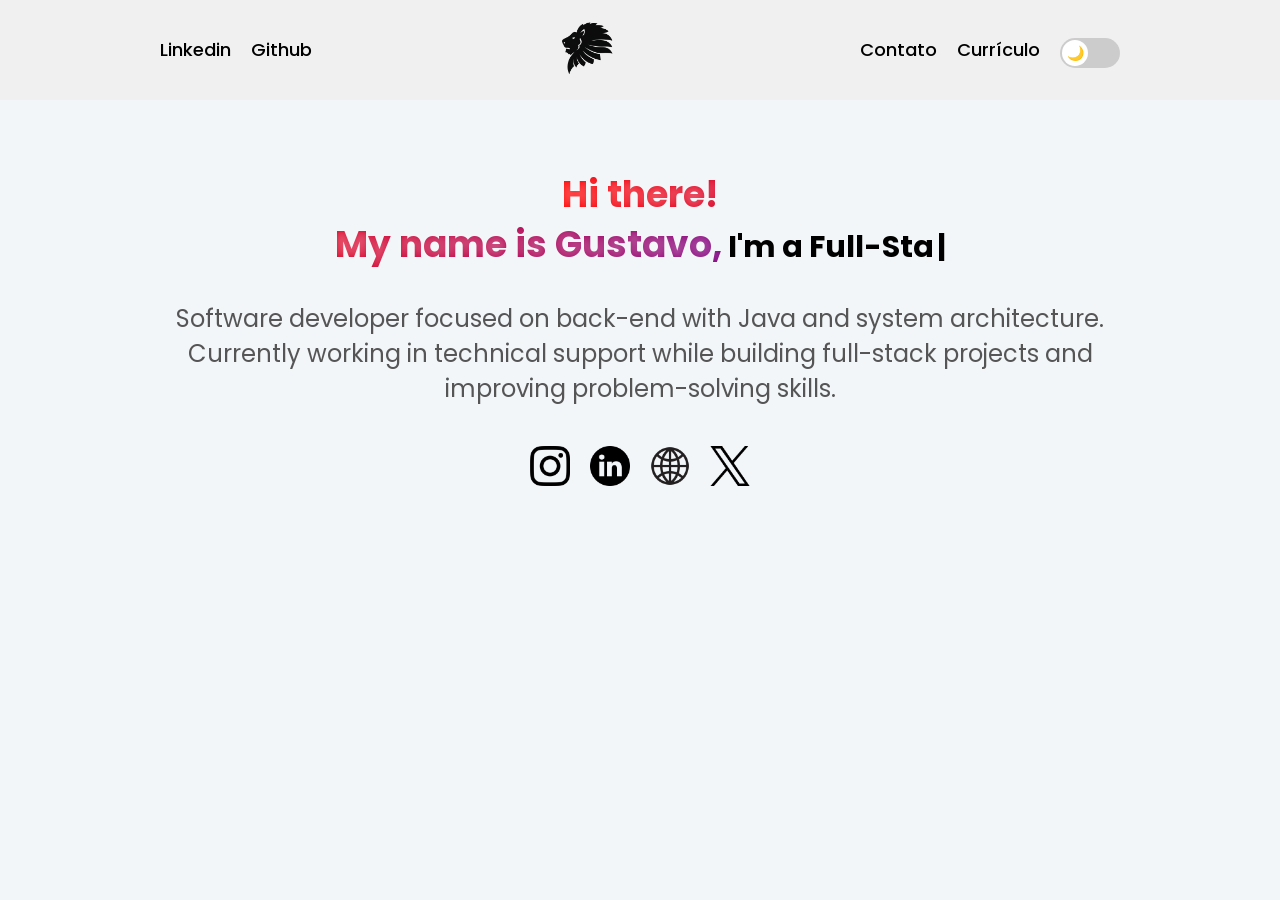
<file: index.html>
<!DOCTYPE html>
<html lang="pt-BR">
<head>
  <meta charset="UTF-8" />
  <meta name="viewport" content="width=device-width, initial-scale=1.0"/>
  <meta name="description" content="Portfólio de Gustavo Cruz - Desenvolvedor Full-Stack com Angular e Java"/>
  <title>Gustavo Cruz</title>
  <link rel="stylesheet" href="style.css" />
  <link rel="icon" href="img/g.png" type="image/png">
  <link href="https://fonts.googleapis.com/css2?family=Poppins:wght@400;500;600&display=swap" rel="stylesheet">
</head>
<body>
  <header>
    <nav class="cabecario">
      <div class="left-links">
        <a href="https://www.linkedin.com/in/gustavho/" target="_blank">Linkedin</a>
        <a href="https://github.com/1ustavo" target="_blank">Github</a>
      </div>
      <img src="img/logo-light.png" alt="Logo Gustavo" class="logo-g" id="logo">
      <div class="right-links">
        <a href="#">Contato</a>
        <a href="https://drive.google.com/file/d/1d25zmQjEG9U2wvyVxOC1rwV_5G18xh_c/view?usp=sharing" target="_blank">Currículo</a>
        <label class="theme-switch" aria-label="Alternar tema">
            <input type="checkbox" id="toggle-theme" />
            <span class="slider"></span>
        </label>
      </div>
    </nav>
  </header>
 <!-- 1ustavo passou aqui -->
  <main class="info">
    <h1 class="info-mov">
      <span class="rgb-text">Hi there!<br> My name is Gustavo,</span> I'm <span class="typed-text"></span><span class="cursor">|</span>
    </h1>
    <p class="info-resume">
      Software developer focused on back-end with Java and system architecture. Currently working in technical support while building full-stack projects and improving problem-solving skills.
    </p>
    <div class="elementos">
      <a href="https://www.instagram.com/1ustavo/" target="_blank"><img src="img/instagram.png" alt="Instagram"></a>
      <a href="https://www.linkedin.com/in/1ustavo/" target="_blank"><img src="img/linkedin.png" alt="Linkedin"></a>
      <a href="#"><img src="img/social.png" alt="Outro link social"></a>
      <a href="#" target="_blank"><img src="img/twitter.png" alt="Twitter"></a>
    </div>
  </main>

  <script src="script.js" defer></script>
</body>
</html>
</file>
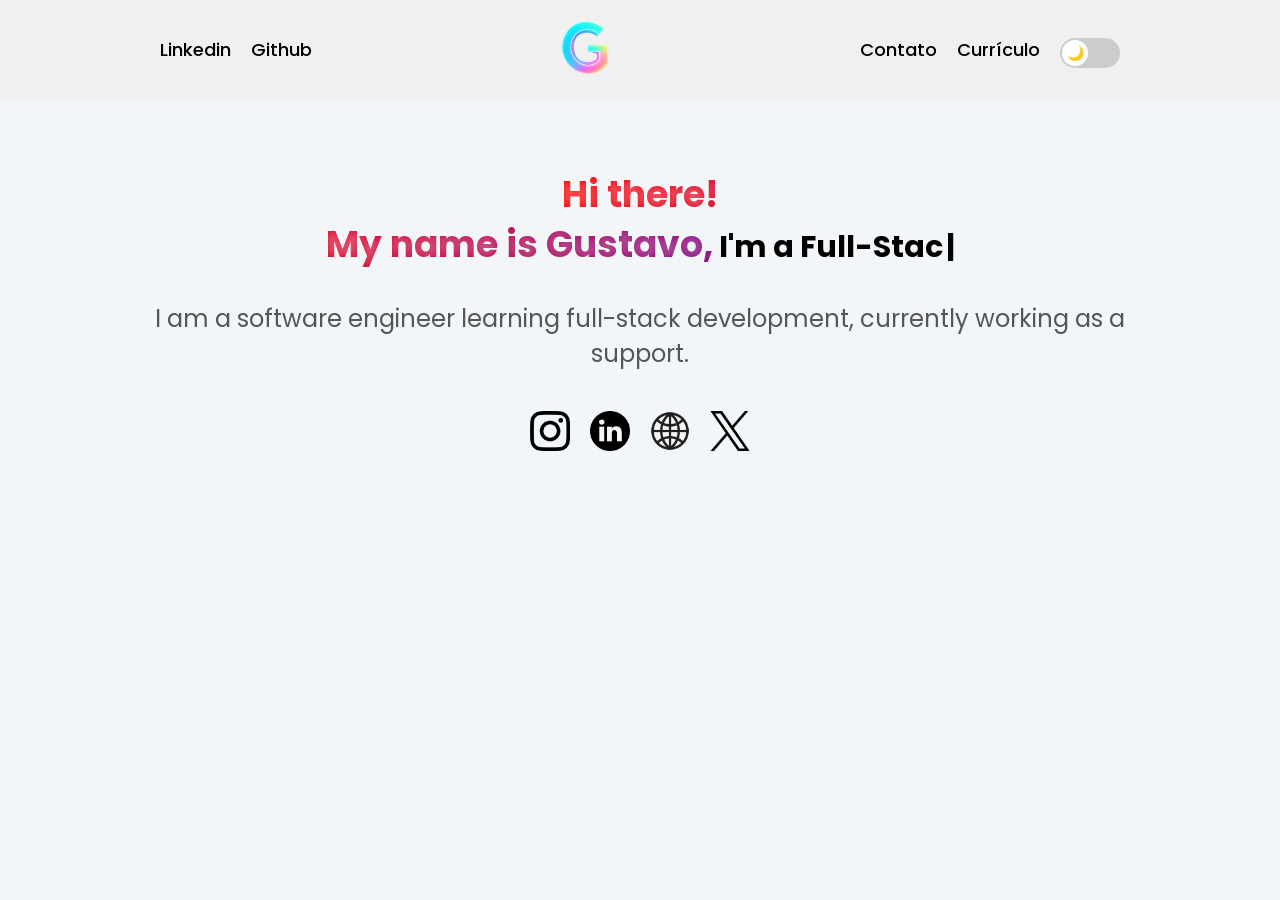
<file: gustavocruz.html>
<!DOCTYPE html>
<html lang="pt-BR">
<head>
  <meta charset="UTF-8" />
  <meta name="viewport" content="width=device-width, initial-scale=1.0"/>
  <meta name="description" content="Portfólio de Gustavo Cruz - Desenvolvedor Full-Stack com Angular e Java"/>
  <title>Gustavo Cruz</title>
  <link rel="stylesheet" href="style.css" />
  <link rel="icon" href="img/g.png" type="image/png">
  <link href="https://fonts.googleapis.com/css2?family=Poppins:wght@400;500;600&display=swap" rel="stylesheet">
</head>
<body>
  <header>
    <nav class="cabecario">
      <div class="left-links">
        <a href="https://www.linkedin.com/in/1ustavo/" target="_blank">Linkedin</a>
        <a href="https://github.com/1ustavo" target="_blank">Github</a>
      </div>
      <img src="img/g.png" alt="Logo Gustavo" class="logo-g">
      <div class="right-links">
        <a href="#">Contato</a>
        <a href="#">Currículo</a>
        <label class="theme-switch">
          <input type="checkbox" id="toggle-theme">
          <span class="slider"></span>
        </label>
      </div>
    </nav>
  </header>

  <main class="info">
    <h1 class="info-mov">
      <span class="rgb-text">Hi there!<br> My name is Gustavo,</span> I'm <span class="typed-text"></span><span class="cursor">|</span>
    </h1>
    <p class="info-resume">
      I am a software engineer learning full-stack development, currently working as a support.
    </p>
    <div class="elementos">
      <a href="https://www.instagram.com/1ustavo/" target="_blank"><img src="img/instagram.png" alt="Instagram"></a>
      <a href="https://www.linkedin.com/in/1ustavo/" target="_blank"><img src="img/linkedin.png" alt="Linkedin"></a>
      <a href="#"><img src="img/social.png" alt="Outro link social"></a>
      <a href="https://x.com/1ustavo" target="_blank"><img src="img/twitter.png" alt="Twitter"></a>
    </div>
  </main>

  <script src="script.js" defer></script>
</body>
</html>
</file>
<file: style.css>
* {
  padding: 0;
  margin: 0;
  box-sizing: border-box;
  text-decoration: none;
  font-family: 'Poppins', sans-serif;
  transition: background-color 0.3s ease, color 0.3s ease, filter 0.3s ease;
}

body {
  background-color: #f2f6f8;
  color: #000;
  min-height: 100vh;
}

/* Header */
header {
  width: 100%;
  height: 100px;
  background-color: #f0f0f0;
  display: flex;
  align-items: center;
  position: sticky;
  top: 0;
  z-index: 100;
}

.cabecario {
  display: flex;
  justify-content: space-around;
  align-items: center;
  width: 100%;
  padding: 0 40px;
}

.left-links,
.right-links {
  display: flex;
  gap: 20px;
  align-items: center;
}

.cabecario a {
  color: black;
  font-size: 18px;
  position: relative;
  font-weight: 500;
}

.cabecario a::after {
  content: "";
  display: block;
  width: 0;
  height: 1px;
  background: black;
  transition: width 0.2s ease-in;
  margin: 0 auto;
}

.cabecario a:hover::after {
  width: 100%;
}

.logo-g {
  height: 70px;
  object-fit: contain;
  transition: transform 0.3s ease;
}

.logo-g:hover {
  transform: scale(1.1);
}

/* Conteúdo principal */
.info {
  width: 100%;
  min-height: calc(100vh - 180px);
  display: flex;
  align-items: center;
  flex-direction: column;
  margin-top: 60px;
  padding: 0 20px;
  text-align: center;
}

.info-mov {
  width: 80%;
  font-size: 30px;
  margin-top: 10px;
  line-height: 1.4;
}

.info-resume {
  width: 80%;
  font-size: 24px;
  margin-top: 30px;
  color: #555;
}

.elementos {
  width: 80%;
  display: flex;
  justify-content: center;
  flex-wrap: wrap;
  gap: 20px;
  margin-top: 40px;
}

.elementos img {
  width: 40px;
  height: 40px;
  transition: transform 0.3s ease;
}

.elementos a:hover img {
  transform: scale(1.2);
}

/* Efeito de digitação */
.cursor {
  display: inline-block;
  font-weight: bold;
  color: black;
  animation: blink 0.7s infinite;
  margin-left: 3px;
}

html {
  scroll-behavior: smooth;
}

.info {
  animation: fadeIn 1s ease forwards;
}
.typed-text {
  color: #000;
}

/* Switch de tema */
.theme-switch {
  position: relative;
  display: inline-block;
  width: 60px;
  height: 30px;
  z-index: 2; /* Garante que fique sobre qualquer coisa */
  margin-top: 5px;
}

.theme-switch input {
  opacity: 0;
  width: 0;
  height: 0;
}

.slider {
  position: absolute;
  cursor: pointer;
  top: 0;
  left: 0;
  right: 0;
  bottom: 0;
  background-color: #ccc;
  transition: 0.4s;
  border-radius: 30px;
}

.slider:before {
  position: absolute;
  content: "🌙";
  height: 26px;
  width: 26px;
  left: 2px;
  bottom: 2px;
  background-color: white;
  border-radius: 50%;
  transition: 0.4s;
  display: flex;
  align-items: center;
  justify-content: center;
  font-size: 14px;
}

input:checked + .slider {
  background-color: #2196F3;
}

input:checked + .slider:before {
  transform: translateX(30px);
  content: "☀️";
}
.slider:before {
  display: flex;
  align-items: center;
  justify-content: center;
  line-height: 1;
}

/* Texto RGB animado */
.rgb-text {
  background: linear-gradient(270deg, #ff0000, #00ff00, #0000ff, #ff0000);
  background-size: 600% 600%;
  -webkit-background-clip: text;
  -webkit-text-fill-color: transparent;
  animation: rgbFlow 5s ease infinite;
  font-size: 36px;
  text-shadow: 0 0 10px rgba(255, 255, 255, 0.4);
}

/* Animações */
@keyframes rgbFlow {
  0% { background-position: 0% 50%; }
  50% { background-position: 100% 50%; }
  100% { background-position: 0% 50%; }
}

@keyframes blink {
  0%, 100% { opacity: 1; }
  50% { opacity: 0; }
}

/* Tema escuro */
body.dark-mode {
  background-color: #121212;
  color: #e0e0e0;
}

body.dark-mode header {
  background-color: #1a1a1a;
  border-bottom: 1px solid #333;
}

body.dark-mode .cabecario a {
  color: white;
}

body.dark-mode .cabecario a::after {
  background: white;
}

body.dark-mode .typed-text,
body.dark-mode .cursor {
  color: white;
}

body.dark-mode .info-resume {
  color: #aaa;
}

/* Responsividade */
@media (max-width: 768px) {
  .hide-on-mobile {
  display: none !important;
}
  .cabecario {
  display: grid;
  grid-template-columns: 1fr auto 1fr auto;
  align-items: center;
  padding: 0 10px;
}

.left-links {
  justify-content: flex-start;
  display: flex;
}

.logo-g {
  justify-self: center;
}

.right-links {
  justify-content: center;
  display: flex;
}

.theme-switch {
  justify-self: end;
}

  .theme-switch {
    margin-top: 10px;
    z-index: 1;
  }

  .info-mov {
    margin-top: 30px;
    width: 100%;
    font-size: 20px;
  }

  .info-resume {
    width: 100%;
    font-size: 20px;
  }

  .rgb-text {
    font-size: 28px;
  }

  .elementos img {
    width: 35px;
    height: 35px;
  }
}

@media (max-width: 600px) {
  .cabecario {
    padding: 15px;
  }

  .info-mov,
  .info-resume {
    font-size: 18px;
  }

  .rgb-text {
    font-size: 24px;
  }

  .elementos img {
    width: 30px;
    height: 30px;
  }

  .logo-g {
    height: 50px;
  }
}

@media (min-width: 1440px) {
  .cabecario {
    padding: 0 100px;
    max-width: 1600px;
    margin: 0 auto;
  }

  .info {
    max-width: 1400px;
    margin: 60px auto 0;
  }

  .info-mov {
    font-size: 40px;
  }

  .info-resume {
    font-size: 28px;
  }

  .rgb-text {
    font-size: 48px;
  }

  .elementos img {
    width: 50px;
    height: 50px;
  }
}
</file>
